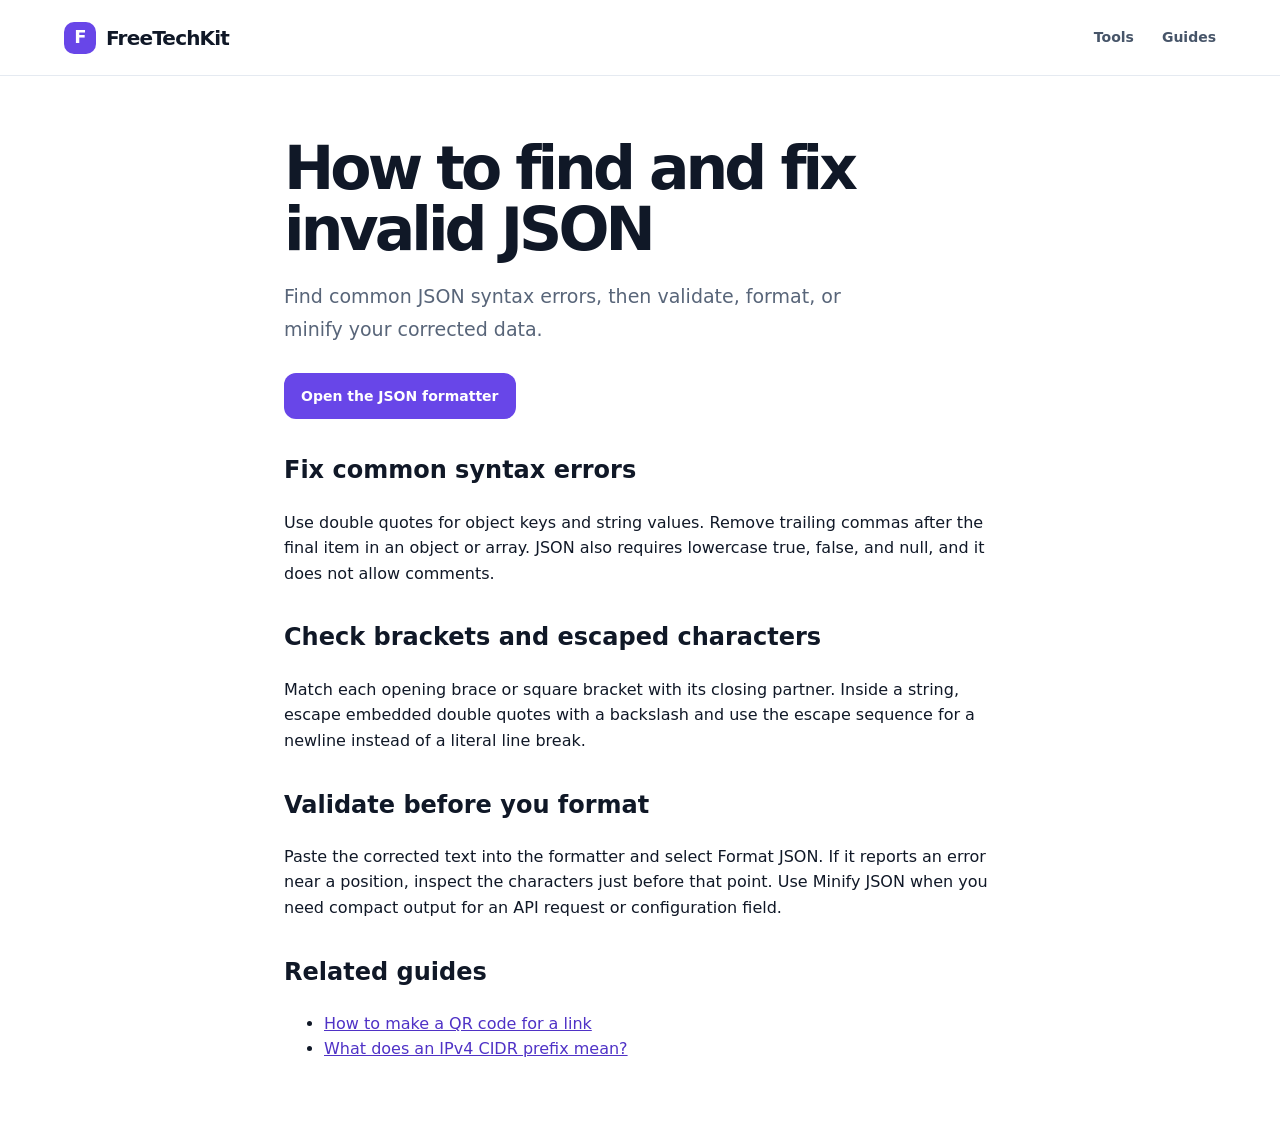
<file: fix-invalid-json.html>
<!doctype html>
<html lang="en">
<head>
  <meta charset="utf-8">
  <meta name="viewport" content="width=device-width, initial-scale=1">
  <title>How to find and fix invalid JSON | FreeTechKit</title>
  <meta name="description" content="Find common JSON syntax errors, then validate, format, or minify your corrected data.">
  <link rel="canonical" href="https://hardy9951.github.io/freetechkit/fix-invalid-json.html">
  <link rel="stylesheet" href="styles.css">
</head>
<body>
  <header class="site-header">
    <a class="brand" href="./"><span class="brand-mark">F</span> FreeTechKit</a>
    <nav aria-label="Main navigation"><a href="./#tools">Tools</a><a href="./#guides">Guides</a></nav>
  </header>
  <main class="guide-page">
    <article>
      <h1>How to find and fix invalid JSON</h1>
      <p class="hero-copy">Find common JSON syntax errors, then validate, format, or minify your corrected data.</p>
      <a class="button primary" href="./#json-panel">Open the JSON formatter</a>
      <h2>Fix common syntax errors</h2>
      <p>Use double quotes for object keys and string values. Remove trailing commas after the final item in an object or array. JSON also requires lowercase true, false, and null, and it does not allow comments.</p>
      <h2>Check brackets and escaped characters</h2>
      <p>Match each opening brace or square bracket with its closing partner. Inside a string, escape embedded double quotes with a backslash and use the escape sequence for a newline instead of a literal line break.</p>
      <h2>Validate before you format</h2>
      <p>Paste the corrected text into the formatter and select Format JSON. If it reports an error near a position, inspect the characters just before that point. Use Minify JSON when you need compact output for an API request or configuration field.</p>
    </article>
    <nav aria-label="Related guides">
      <h2>Related guides</h2>
      <ul>
        <li><a href="qr-code-for-a-link.html">How to make a QR code for a link</a></li>
        <li><a href="ipv4-cidr-subnet.html">What does an IPv4 CIDR prefix mean?</a></li>
      </ul>
    </nav>
  </main>
</body>
</html>
</file>
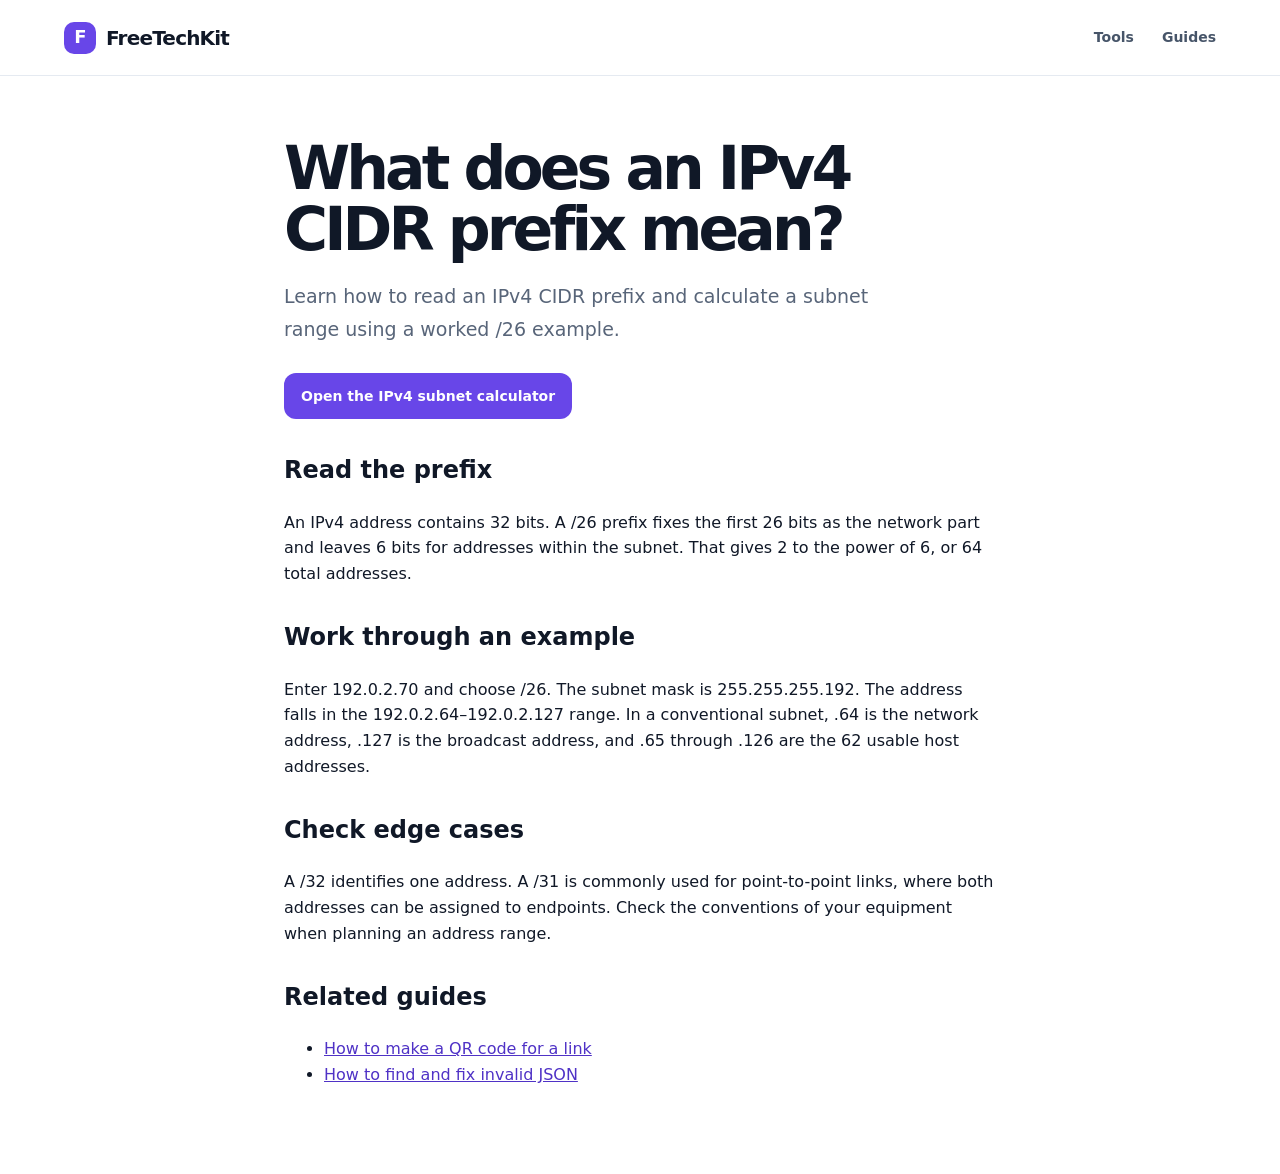
<file: ipv4-cidr-subnet.html>
<!doctype html>
<html lang="en">
<head>
  <meta charset="utf-8">
  <meta name="viewport" content="width=device-width, initial-scale=1">
  <title>What does an IPv4 CIDR prefix mean? | FreeTechKit</title>
  <meta name="description" content="Learn how to read an IPv4 CIDR prefix and calculate a subnet range using a worked /26 example.">
  <link rel="canonical" href="https://hardy9951.github.io/freetechkit/ipv4-cidr-subnet.html">
  <link rel="stylesheet" href="styles.css">
</head>
<body>
  <header class="site-header">
    <a class="brand" href="./"><span class="brand-mark">F</span> FreeTechKit</a>
    <nav aria-label="Main navigation"><a href="./#tools">Tools</a><a href="./#guides">Guides</a></nav>
  </header>
  <main class="guide-page">
    <article>
      <h1>What does an IPv4 CIDR prefix mean?</h1>
      <p class="hero-copy">Learn how to read an IPv4 CIDR prefix and calculate a subnet range using a worked /26 example.</p>
      <a class="button primary" href="./#network-panel">Open the IPv4 subnet calculator</a>
      <h2>Read the prefix</h2>
      <p>An IPv4 address contains 32 bits. A /26 prefix fixes the first 26 bits as the network part and leaves 6 bits for addresses within the subnet. That gives 2 to the power of 6, or 64 total addresses.</p>
      <h2>Work through an example</h2>
      <p>Enter 192.0.2.70 and choose /26. The subnet mask is 255.255.255.192. The address falls in the 192.0.2.64–192.0.2.127 range. In a conventional subnet, .64 is the network address, .127 is the broadcast address, and .65 through .126 are the 62 usable host addresses.</p>
      <h2>Check edge cases</h2>
      <p>A /32 identifies one address. A /31 is commonly used for point-to-point links, where both addresses can be assigned to endpoints. Check the conventions of your equipment when planning an address range.</p>
    </article>
    <nav aria-label="Related guides">
      <h2>Related guides</h2>
      <ul>
        <li><a href="qr-code-for-a-link.html">How to make a QR code for a link</a></li>
        <li><a href="fix-invalid-json.html">How to find and fix invalid JSON</a></li>
      </ul>
    </nav>
  </main>
</body>
</html>
</file>
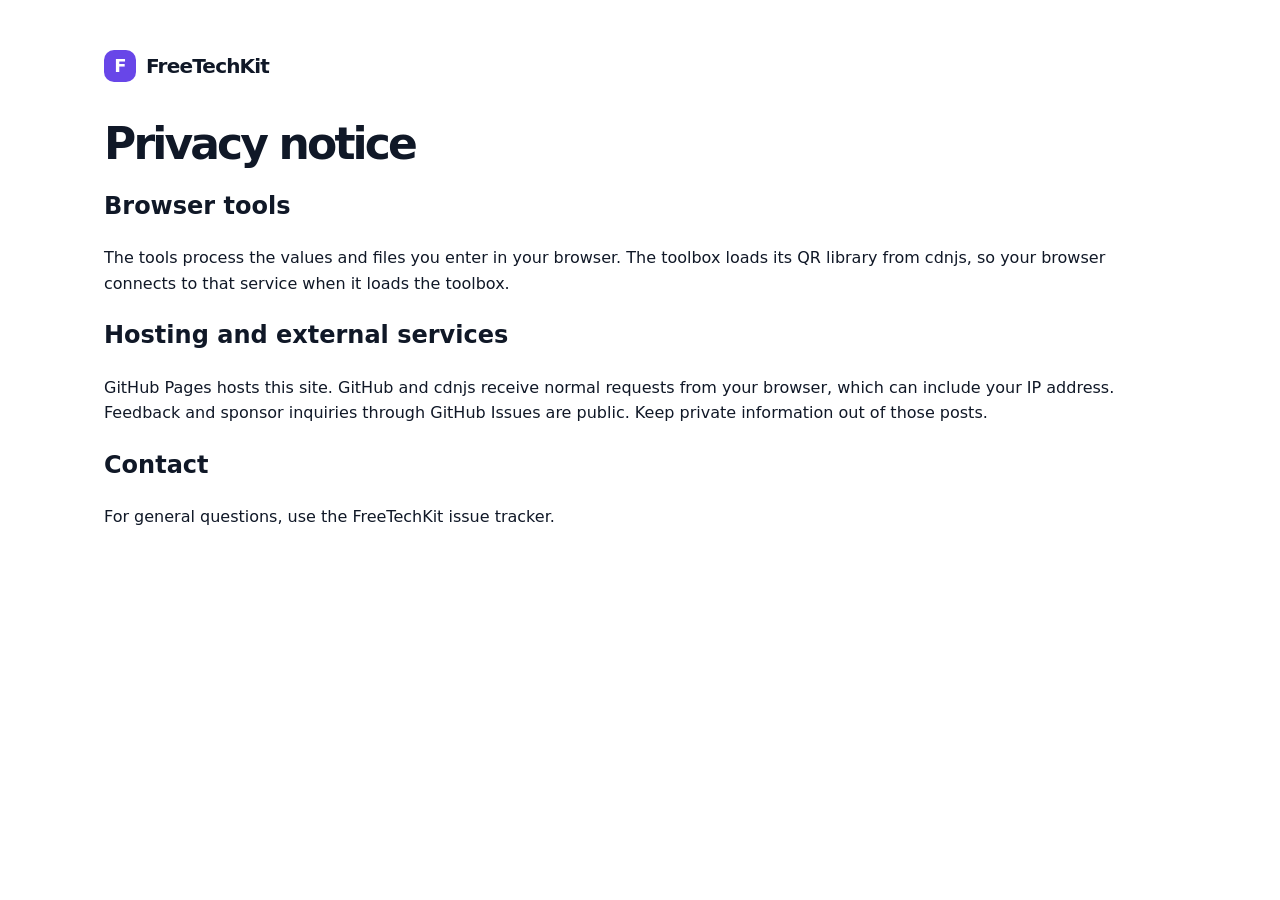
<file: privacy.html>
<!doctype html>
<html lang="en"><head><meta charset="utf-8"><meta name="viewport" content="width=device-width, initial-scale=1"><title>Privacy — FreeTechKit</title><link rel="stylesheet" href="styles.css"></head><body><main style="padding-top:50px;padding-bottom:80px"><a class="brand" href="index.html"><span class="brand-mark">F</span> FreeTechKit</a><h1 style="font-size:44px;margin-top:40px">Privacy notice</h1><h2>Browser tools</h2><p>The tools process the values and files you enter in your browser. The toolbox loads its QR library from cdnjs, so your browser connects to that service when it loads the toolbox.</p><h2>Hosting and external services</h2><p>GitHub Pages hosts this site. GitHub and cdnjs receive normal requests from your browser, which can include your IP address. Feedback and sponsor inquiries through GitHub Issues are public. Keep private information out of those posts.</p><h2>Contact</h2><p>For general questions, use <a href="https://github.com/Hardy9951/freetechkit/issues">the FreeTechKit issue tracker</a>.</p></main></body></html>
</file>
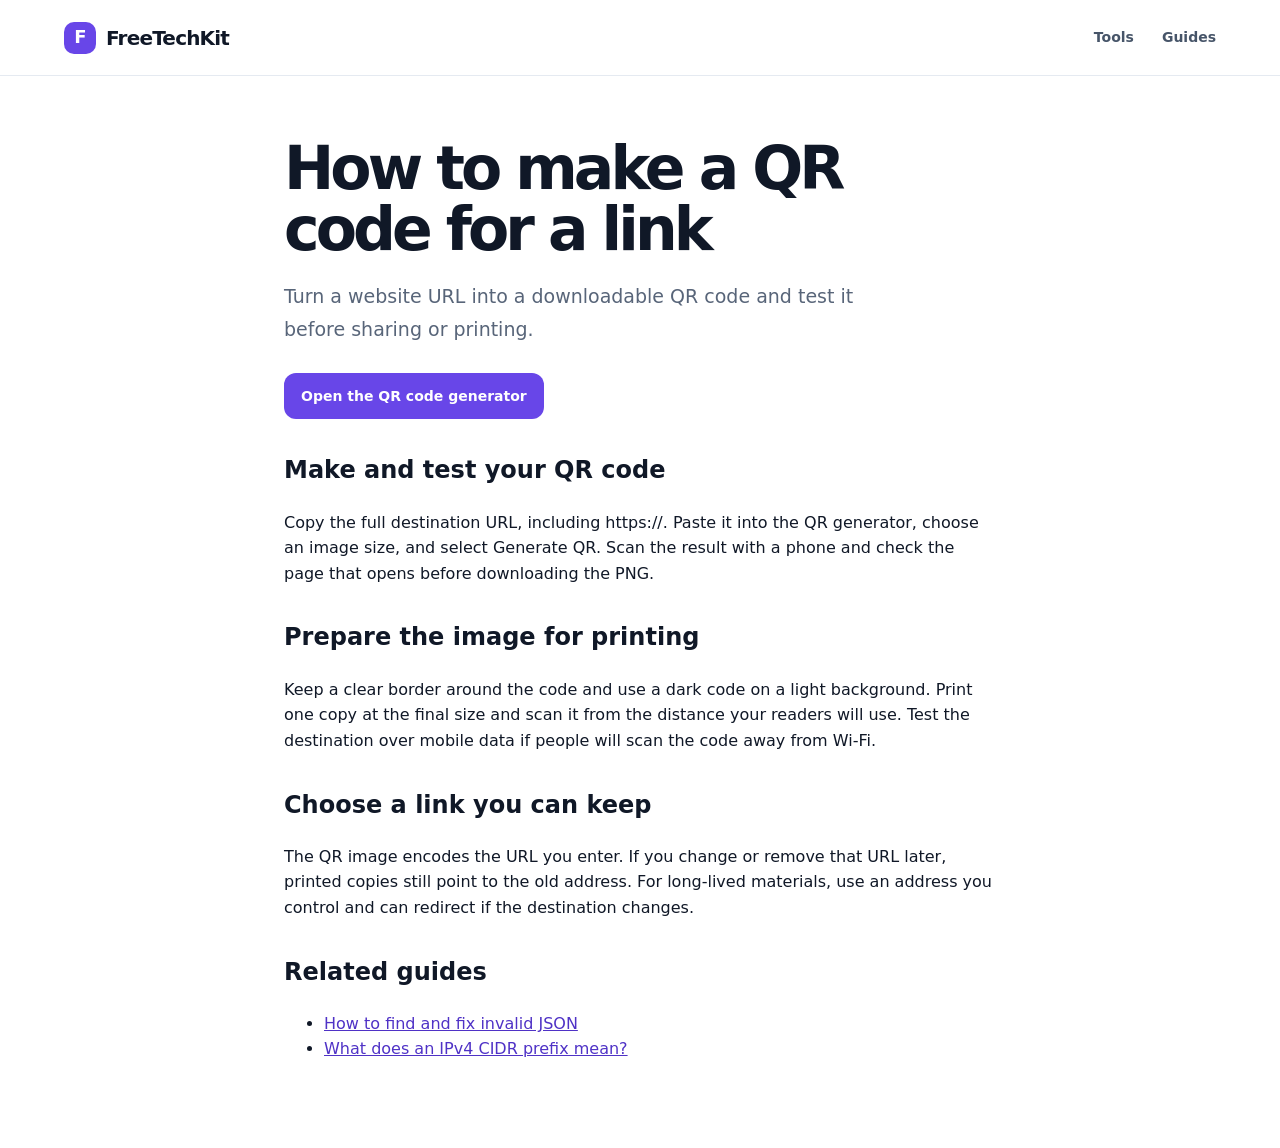
<file: qr-code-for-a-link.html>
<!doctype html>
<html lang="en">
<head>
  <meta charset="utf-8">
  <meta name="viewport" content="width=device-width, initial-scale=1">
  <title>How to make a QR code for a link | FreeTechKit</title>
  <meta name="description" content="Turn a website URL into a downloadable QR code and test it before sharing or printing.">
  <link rel="canonical" href="https://hardy9951.github.io/freetechkit/qr-code-for-a-link.html">
  <link rel="stylesheet" href="styles.css">
</head>
<body>
  <header class="site-header">
    <a class="brand" href="./"><span class="brand-mark">F</span> FreeTechKit</a>
    <nav aria-label="Main navigation"><a href="./#tools">Tools</a><a href="./#guides">Guides</a></nav>
  </header>
  <main class="guide-page">
    <article>
      <h1>How to make a QR code for a link</h1>
      <p class="hero-copy">Turn a website URL into a downloadable QR code and test it before sharing or printing.</p>
      <a class="button primary" href="./#qr-panel">Open the QR code generator</a>
      <h2>Make and test your QR code</h2>
      <p>Copy the full destination URL, including https://. Paste it into the QR generator, choose an image size, and select Generate QR. Scan the result with a phone and check the page that opens before downloading the PNG.</p>
      <h2>Prepare the image for printing</h2>
      <p>Keep a clear border around the code and use a dark code on a light background. Print one copy at the final size and scan it from the distance your readers will use. Test the destination over mobile data if people will scan the code away from Wi-Fi.</p>
      <h2>Choose a link you can keep</h2>
      <p>The QR image encodes the URL you enter. If you change or remove that URL later, printed copies still point to the old address. For long-lived materials, use an address you control and can redirect if the destination changes.</p>
    </article>
    <nav aria-label="Related guides">
      <h2>Related guides</h2>
      <ul>
        <li><a href="fix-invalid-json.html">How to find and fix invalid JSON</a></li>
        <li><a href="ipv4-cidr-subnet.html">What does an IPv4 CIDR prefix mean?</a></li>
      </ul>
    </nav>
  </main>
</body>
</html>
</file>
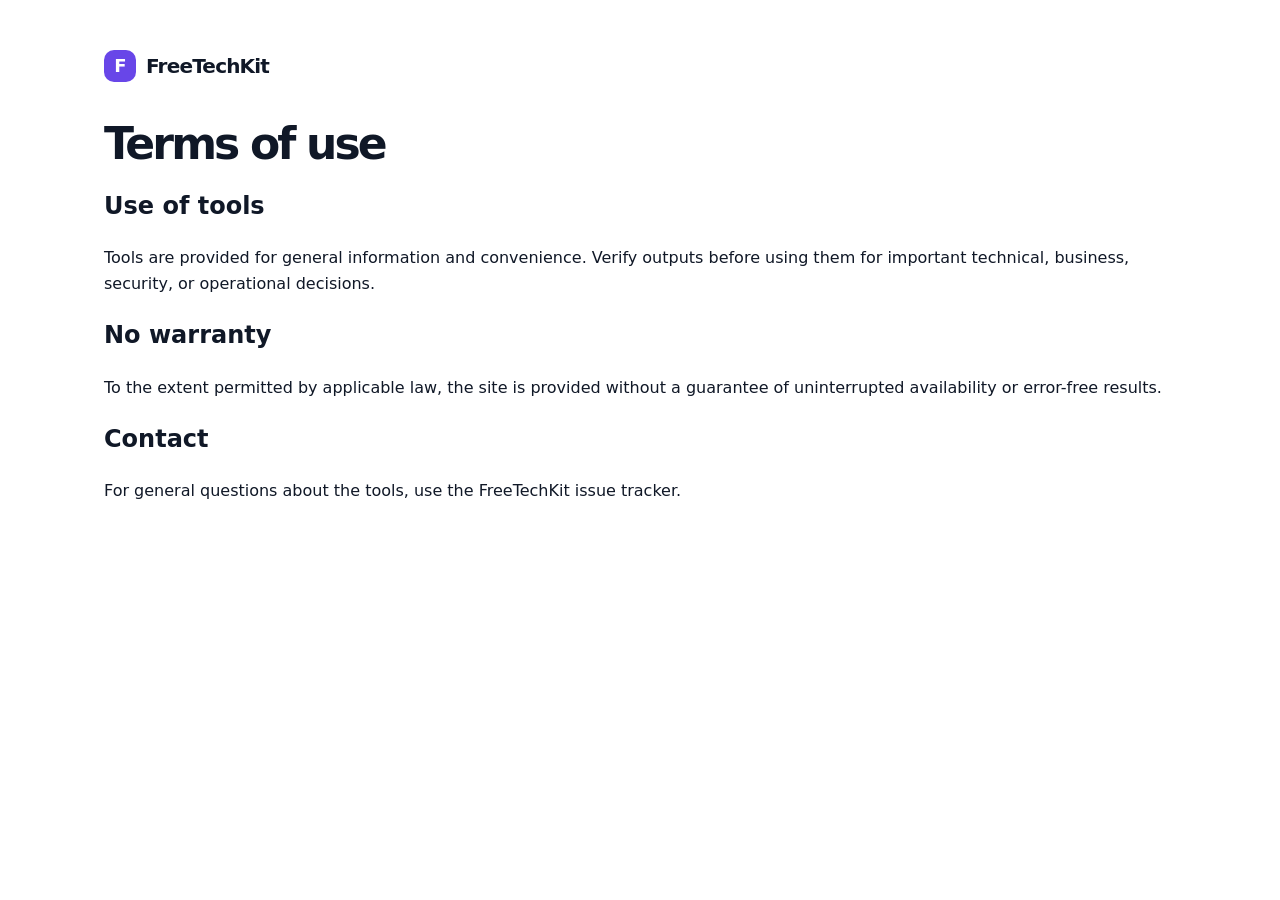
<file: terms.html>
<!doctype html>
<html lang="en"><head><meta charset="utf-8"><meta name="viewport" content="width=device-width, initial-scale=1"><title>Terms — FreeTechKit</title><link rel="stylesheet" href="styles.css"></head><body><main style="padding-top:50px;padding-bottom:80px"><a class="brand" href="index.html"><span class="brand-mark">F</span> FreeTechKit</a><h1 style="font-size:44px;margin-top:40px">Terms of use</h1><h2>Use of tools</h2><p>Tools are provided for general information and convenience. Verify outputs before using them for important technical, business, security, or operational decisions.</p><h2>No warranty</h2><p>To the extent permitted by applicable law, the site is provided without a guarantee of uninterrupted availability or error-free results.</p><h2>Contact</h2><p>For general questions about the tools, use <a href="https://github.com/Hardy9951/freetechkit/issues">the FreeTechKit issue tracker</a>.</p></main></body></html>
</file>
<file: styles.css>
:root{--ink:#101827;--muted:#64748b;--line:#e5eaf1;--paper:#f7f9fc;--purple:#6846e8;--purple-dark:#4f32c6;--green:#0d9b75;--blue:#2877d4;--radius:20px}*{box-sizing:border-box}html{scroll-behavior:smooth;scroll-padding-top:90px}body{margin:0;background:#fff;color:var(--ink);font:16px/1.6 Inter,ui-sans-serif,system-ui,-apple-system,BlinkMacSystemFont,"Segoe UI",sans-serif}a{color:inherit;text-decoration:none}.site-header{height:76px;padding:0 max(5vw,24px);display:flex;align-items:center;justify-content:space-between;border-bottom:1px solid var(--line);position:sticky;top:0;background:rgba(255,255,255,.94);backdrop-filter:blur(12px);z-index:10}.brand{font-weight:800;letter-spacing:-.04em;font-size:20px;display:inline-flex;align-items:center;gap:10px}.brand-mark{display:inline-grid;place-items:center;width:32px;height:32px;border-radius:10px;background:var(--purple);color:#fff;font-size:18px}.site-header nav{display:flex;gap:28px;color:#475569;font-size:14px;font-weight:600}.site-header nav a:hover,.site-footer a:hover{color:var(--purple)}main{max-width:1120px;margin:auto;padding:0 24px}.hero{padding:88px 0 66px;max-width:780px}.eyebrow{font-size:11px;font-weight:800;letter-spacing:.14em;color:var(--purple);text-transform:uppercase}.status-dot{display:inline-block;width:7px;height:7px;border-radius:50%;background:#22c55e;margin-right:8px}h1{font-size:clamp(46px,7vw,76px);line-height:1.02;letter-spacing:-.065em;margin:22px 0 20px;font-weight:800}h1 span{color:var(--purple)}.hero-copy{font-size:19px;line-height:1.7;color:#586579;max-width:620px;margin:0 0 28px}.button{border:0;border-radius:12px;padding:12px 17px;font-weight:750;font-size:14px;cursor:pointer;display:inline-flex;align-items:center;justify-content:center;gap:10px;transition:transform .15s,background .15s}.button:hover{transform:translateY(-1px)}.primary{background:var(--purple);color:white}.primary:hover{background:var(--purple-dark)}.secondary{background:#f0edff;color:#4f32c6}.subtle{background:#f1f5f9;color:#475569}.hero-note{margin-top:20px;font-size:13px;color:#64748b}.ad-slot{border:1px dashed #cbd5e1;background:#fbfcfe;border-radius:14px;min-height:90px;display:flex;flex-direction:column;align-items:center;justify-content:center;color:#94a3b8;text-align:center;padding:12px;margin-bottom:80px}.ad-slot p{font-size:12px;margin:4px}.ad-label{font-size:9px;letter-spacing:.16em;font-weight:800}.section{margin-bottom:92px}.section-heading{display:flex;align-items:end;justify-content:space-between;gap:24px;margin-bottom:25px}.section-heading h2,.affiliate-section h2,.about h2{font-size:clamp(28px,4vw,38px);letter-spacing:-.05em;line-height:1.15;margin:8px 0 0}.section-heading>p{color:var(--muted);max-width:300px;font-size:14px;margin:0}.tool-tabs{display:flex;gap:8px;flex-wrap:wrap;background:#f4f6fa;padding:6px;border-radius:14px;width:max-content;max-width:100%;margin-bottom:16px}.tab{border:0;background:transparent;border-radius:10px;padding:11px 15px;font-weight:700;color:#64748b;cursor:pointer;font-size:13px}.tab.active{background:#fff;color:var(--ink);box-shadow:0 2px 8px #1018270d}.tool-panel{border:1px solid var(--line);border-radius:var(--radius);padding:clamp(20px,4vw,34px);box-shadow:0 12px 36px #10182708}.tool-panel[hidden]{display:none}.panel-intro{display:flex;gap:15px;align-items:center;margin-bottom:26px}.panel-intro h3{margin:0;font-size:22px;letter-spacing:-.03em}.panel-intro p{margin:3px 0 0;color:var(--muted);font-size:14px}.tool-icon{display:grid;place-items:center;width:50px;height:50px;flex-shrink:0;border-radius:15px;font-weight:800;font-size:20px}.violet{background:#f0edff;color:var(--purple)}.blue{background:#e8f3ff;color:var(--blue)}.green{background:#e4f8f1;color:var(--green)}label{display:block;font-size:13px;font-weight:750;margin-bottom:8px}textarea,input,select{font:inherit;width:100%;border:1px solid #dbe2ec;border-radius:11px;padding:12px 13px;color:var(--ink);background:white;outline:none}textarea:focus,input:focus,select:focus{border-color:#8c76f0;box-shadow:0 0 0 3px #6846e81a}textarea{resize:vertical}select{cursor:pointer}.field-row{display:flex;align-items:end;gap:12px;margin-top:16px}.field-row>div{flex:1}.field-row .button{min-height:46px}.hint{font-size:12px;color:#718096;margin:12px 0 0}.qr-result{margin-top:22px;padding:20px;background:#f8fafc;border:1px solid var(--line);border-radius:14px;display:flex;align-items:center;gap:20px;flex-wrap:wrap}.qr-result #qrcode{background:#fff;padding:10px;min-width:1px;min-height:1px}.qr-result #qrcode:empty{display:none}.qr-result img,.qr-result canvas{display:block;max-width:100%;height:auto}.button:disabled{opacity:.45;cursor:not-allowed;transform:none}.stats{display:grid;grid-template-columns:repeat(4,1fr);gap:10px;margin:16px 0}.stats div{background:#f7f9fc;border:1px solid var(--line);border-radius:12px;padding:13px}.stats strong,.stats span{display:block}.stats strong{font-size:23px;letter-spacing:-.04em}.stats span{font-size:11px;color:var(--muted)}.button-row{display:flex;gap:8px;flex-wrap:wrap;margin-top:14px}.button-row .button{font-size:12px;padding:10px 12px}.network-fields{align-items:end}.network-fields .grow{flex:2}.network-fields .prefix{flex:1;max-width:150px}.result-grid{display:grid;grid-template-columns:repeat(2,minmax(0,1fr));gap:10px;margin-top:20px}.result-grid div{border:1px solid var(--line);border-radius:12px;padding:14px;background:#fbfcfe;min-width:0}.result-grid span{display:block;font-size:11px;text-transform:uppercase;letter-spacing:.05em;color:var(--muted);font-weight:750}.result-grid strong{display:block;margin-top:5px;font-size:15px;overflow-wrap:anywhere;font-variant-numeric:tabular-nums}.affiliate-section{background:#101827;color:#fff;border-radius:24px;padding:clamp(24px,5vw,48px);margin:0 0 92px;display:grid;grid-template-columns:1.2fr 1fr;gap:18px 30px}.affiliate-section .eyebrow{color:#b8a9ff}.affiliate-section h2{max-width:460px}.affiliate-section>div:first-child p{color:#b7c1d0;font-size:14px;max-width:450px}.affiliate-card{display:flex;gap:13px;padding:19px;border:1px solid #354052;border-radius:15px;background:#172235}.affiliate-icon{width:38px;height:38px;display:grid;place-items:center;background:#2a254c;color:#c9bdff;border-radius:11px;flex-shrink:0}.affiliate-card strong{font-size:14px}.affiliate-card p{color:#b7c1d0;font-size:12px;margin:5px 0 10px}.affiliate-link{font-size:12px;font-weight:800;color:#c9bdff}.disclosure{grid-column:1/-1;color:#9eabba;font-size:11px;margin:4px 0 0}.guide-grid{display:grid;grid-template-columns:repeat(3,1fr);gap:15px}.guide-card{border:1px solid var(--line);border-radius:16px;padding:22px}.guide-card>span{font-size:10px;letter-spacing:.1em;color:var(--purple);font-weight:800}.guide-card h3{font-size:19px;line-height:1.3;letter-spacing:-.03em;margin:16px 0 9px}.guide-card p{font-size:13px;color:var(--muted);min-height:62px}.guide-card a{font-size:12px;font-weight:800;color:var(--purple)}.about{display:grid;grid-template-columns:1fr 1.3fr;gap:35px;padding:36px 0 70px;border-top:1px solid var(--line)}.about p{margin:0;color:var(--muted);font-size:14px}.site-footer{border-top:1px solid var(--line);padding:30px 24px 35px;text-align:center}.site-footer .brand{justify-content:center}.site-footer p{font-size:13px;color:var(--muted);margin:10px 0}.site-footer>div{display:flex;justify-content:center;gap:20px;font-size:12px;margin:15px 0}.site-footer small{font-size:11px;color:#94a3b8}@media(max-width:700px){.site-header{height:65px}.site-header nav{gap:14px;font-size:12px}.brand{font-size:17px}.hero{padding:62px 0 48px}.section-heading{align-items:start;flex-direction:column;gap:10px}.tool-tabs{width:100%}.tab{flex:1;padding:10px 7px;font-size:11px}.field-row{align-items:stretch;flex-direction:column}.field-row .button{width:100%}.stats{grid-template-columns:repeat(2,1fr)}.result-grid{grid-template-columns:1fr}.affiliate-section{grid-template-columns:1fr}.disclosure{grid-column:auto}.guide-grid{grid-template-columns:1fr}.guide-card p{min-height:0}.about{grid-template-columns:1fr;gap:15px}.network-fields .prefix{max-width:none}.ad-slot{margin-bottom:55px}.section{margin-bottom:65px}}.json-grid{display:grid;grid-template-columns:repeat(2,minmax(0,1fr));gap:14px}.json-grid textarea{font-family:ui-monospace,SFMono-Regular,Consolas,monospace;font-size:13px;line-height:1.55;tab-size:2}.amber{background:#fff4db;color:#ae6d00}@media(max-width:700px){.json-grid{grid-template-columns:1fr}}
.teal{background:#e4f8f6;color:#087c73}.password-length input{accent-color:var(--purple);padding:0}.password-options{border:1px solid var(--line);border-radius:13px;padding:14px 16px;margin:18px 0}.password-options legend{font-size:13px;font-weight:750;padding:0 5px}.password-options label{display:inline-flex;align-items:center;gap:7px;margin:4px 16px 4px 0;font-size:13px;font-weight:550}.password-options input{width:auto;accent-color:var(--purple)}.password-output-row{display:flex;gap:10px}.password-output-row input{font-family:ui-monospace,SFMono-Regular,Consolas,monospace;font-size:15px}.password-output-row .button{flex:0 0 auto}
.tool-directory-controls{display:grid;grid-template-columns:minmax(0,1fr) minmax(180px,260px);gap:12px;margin:18px 0 5px}.tool-directory{display:grid;grid-template-columns:repeat(3,minmax(0,1fr));gap:13px;margin-top:14px}.directory-card{border:1px solid var(--line);border-radius:15px;padding:18px;background:#fff;display:flex;flex-direction:column;min-height:186px}.directory-category{font-size:10px;text-transform:uppercase;letter-spacing:.1em;color:var(--purple);font-weight:800}.directory-card h3{font-size:17px;line-height:1.25;margin:9px 0 5px;letter-spacing:-.025em}.directory-card p{font-size:12px;line-height:1.5;color:var(--muted);margin:0 0 12px;flex:1}.directory-open{background:none;border:0;padding:0;color:var(--purple);font-size:12px;font-weight:800;text-align:left;cursor:pointer}.directory-open:hover{text-decoration:underline}.directory-empty{grid-column:1/-1;color:var(--muted);padding:20px}.visually-hidden{position:absolute;width:1px;height:1px;padding:0;margin:-1px;overflow:hidden;clip:rect(0,0,0,0);white-space:nowrap;border:0}#extra-tool-runner{margin-top:22px;scroll-margin-top:90px}#extra-tool-form{display:grid;grid-template-columns:repeat(2,minmax(0,1fr));gap:14px}#extra-tool-form .button{align-self:end;justify-self:start}.extra-tool-field label{margin-bottom:7px}.extra-tool-output{white-space:pre-wrap;overflow-wrap:anywhere;padding:16px;border:1px solid var(--line);border-radius:12px;background:#f7f9fc;font:13px/1.55 ui-monospace,SFMono-Regular,Consolas,monospace;max-height:400px;overflow:auto}.extra-tool-runner .button-row{margin-top:12px}@media(max-width:800px){.tool-directory{grid-template-columns:repeat(2,minmax(0,1fr))}}@media(max-width:600px){.tool-directory{grid-template-columns:1fr}.tool-directory-controls{grid-template-columns:1fr}#extra-tool-form{grid-template-columns:1fr}}

.guide-page {
  max-width: 760px;
  padding-top: 40px;
  padding-bottom: 70px;
}
.guide-page h1 {
  font-size: clamp(38px, 6vw, 60px);
}
.guide-page h2 {
  margin-top: 32px;
}
.guide-page nav a {
  color: var(--purple-dark);
  text-decoration: underline;
}
.sponsor-section {
  padding: clamp(24px, 5vw, 40px);
  border: 1px solid var(--line);
  border-radius: var(--radius);
  background: var(--paper);
}
.sponsor-section h2 {
  margin: 0;
}
.sponsor-section p {
  max-width: 62ch;
}
</file>
